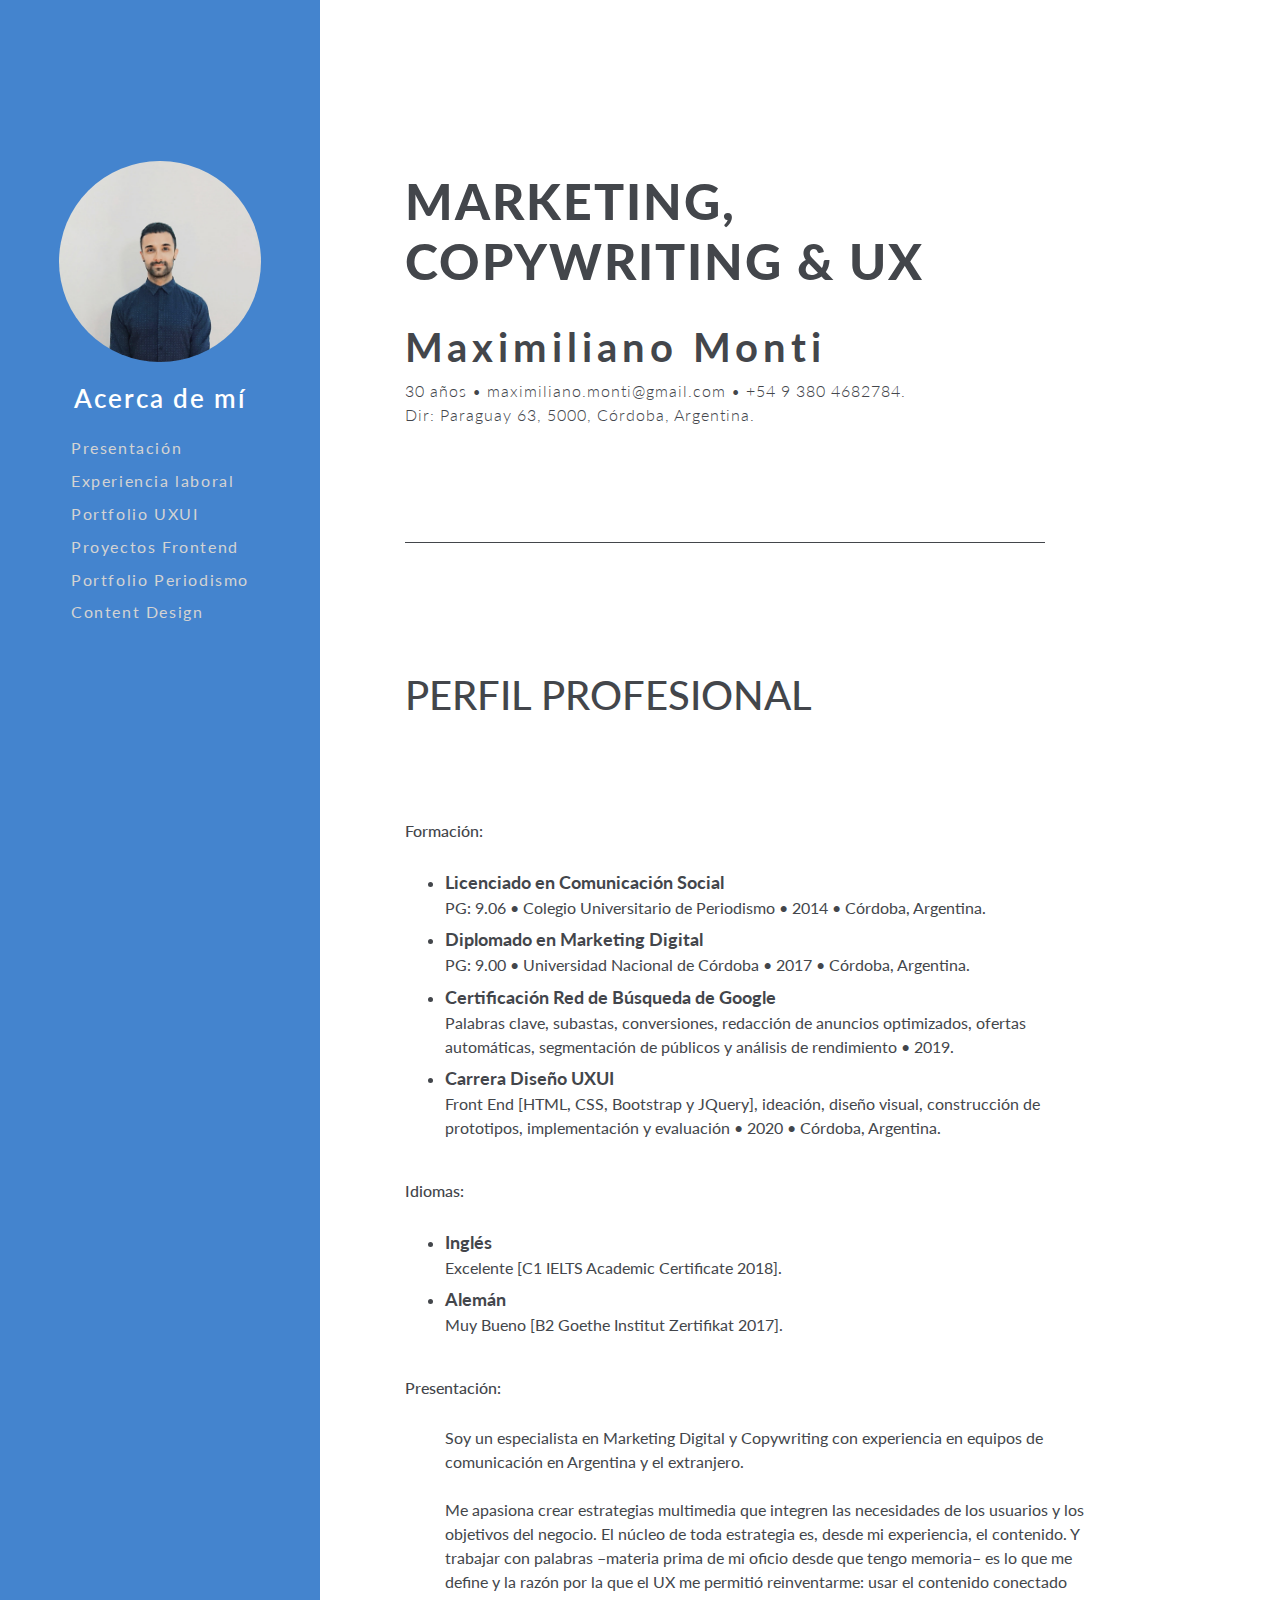
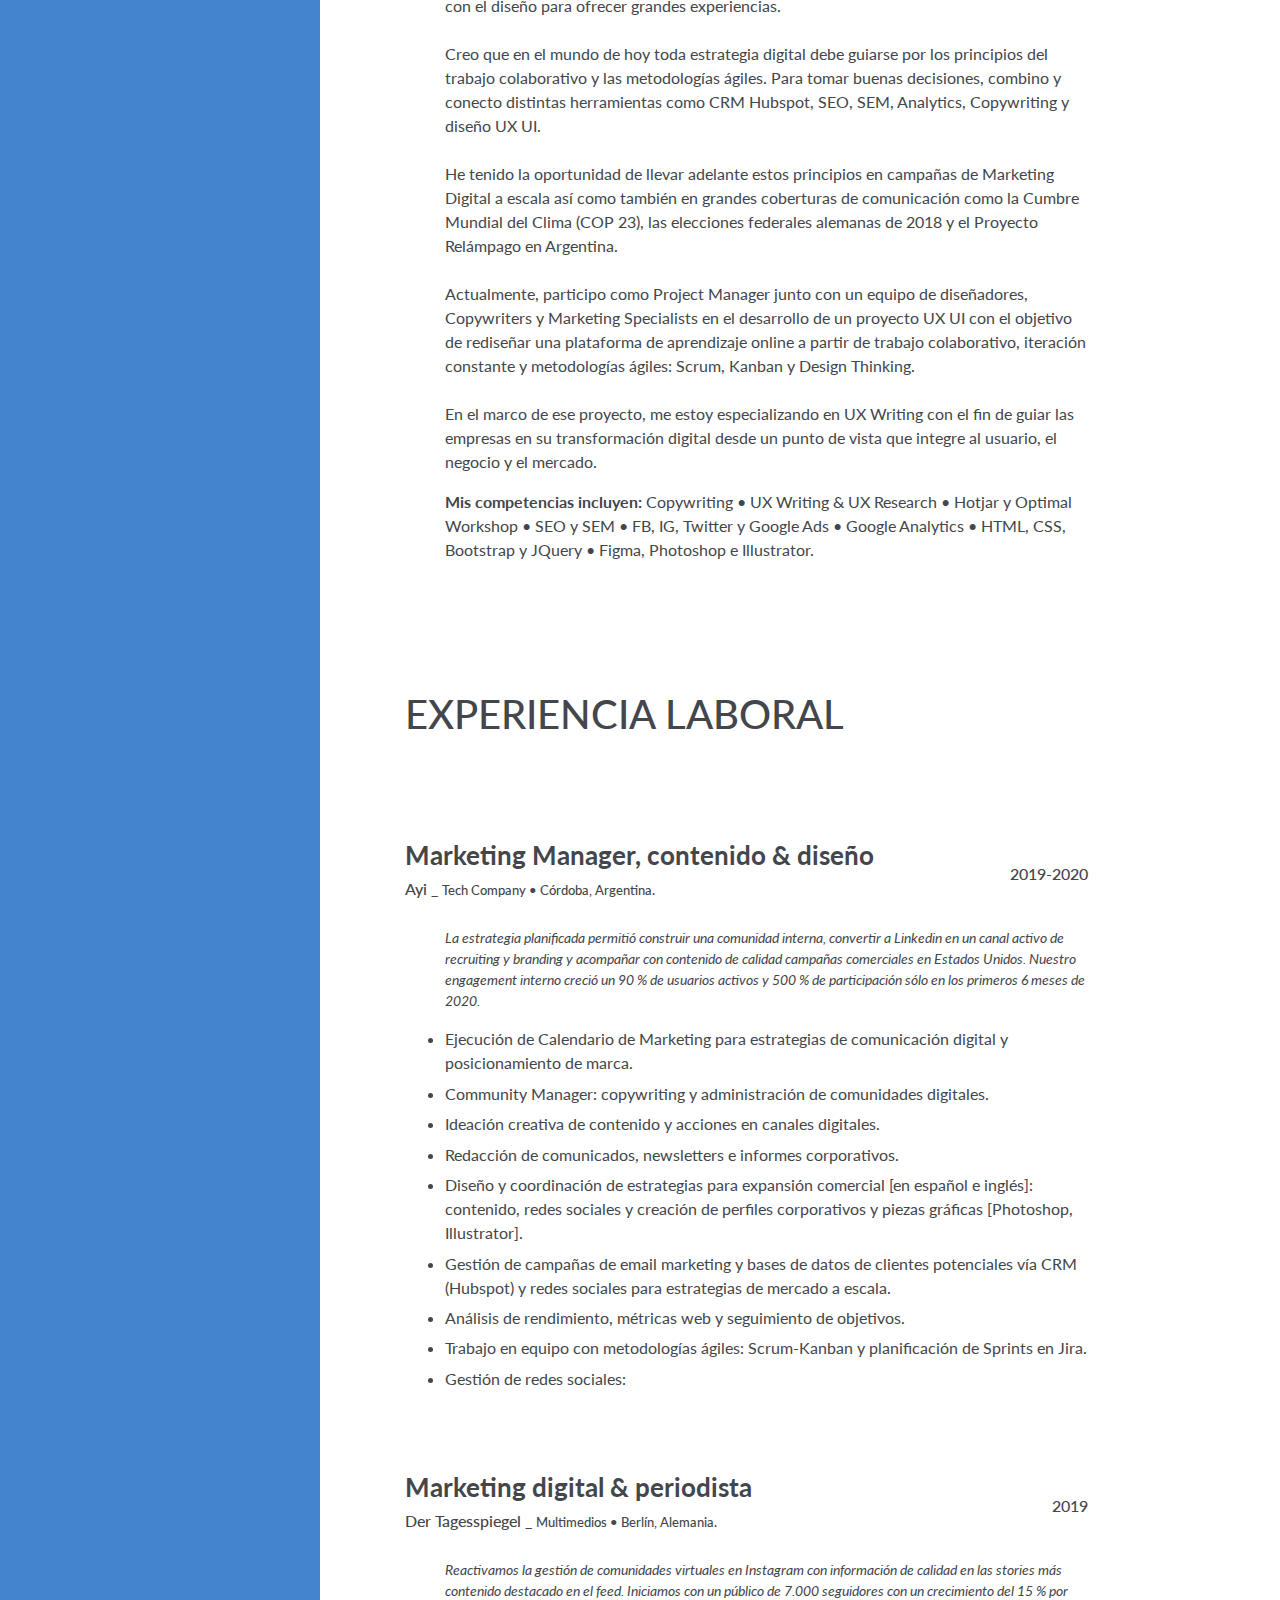
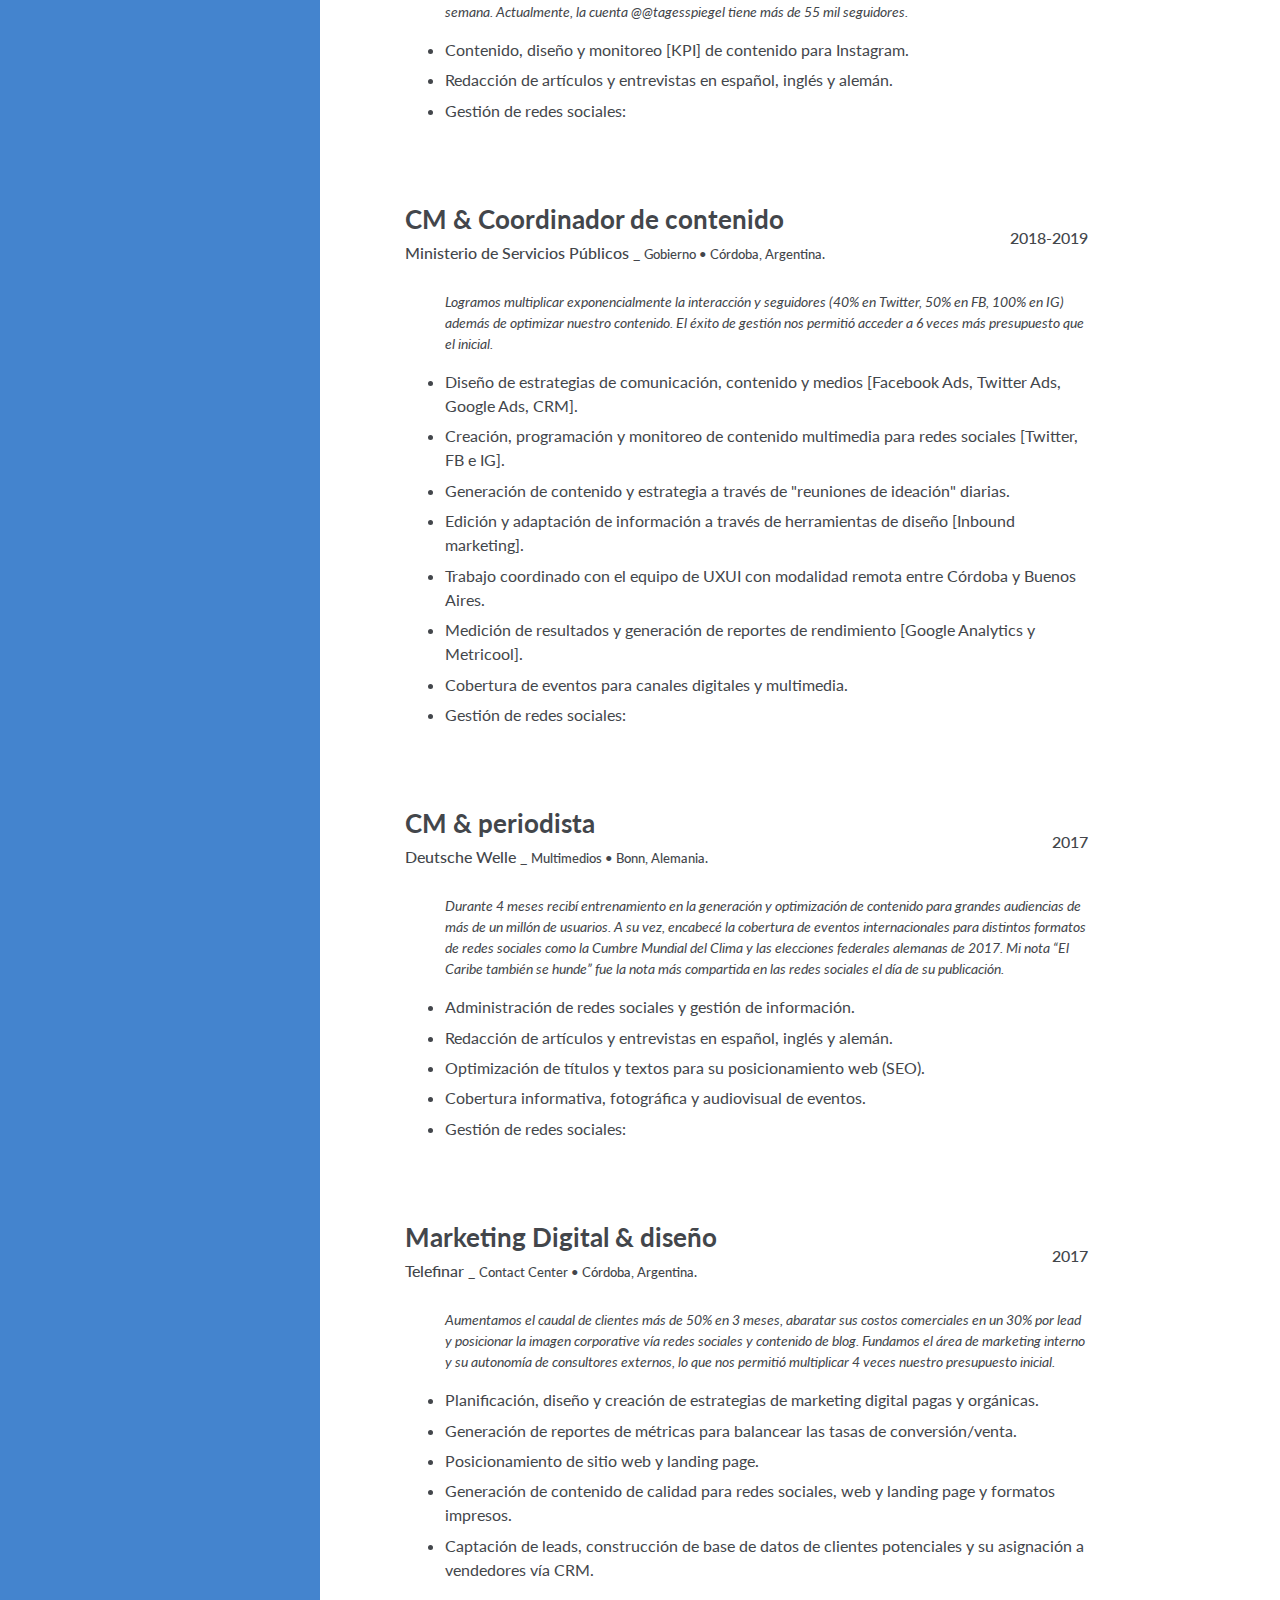
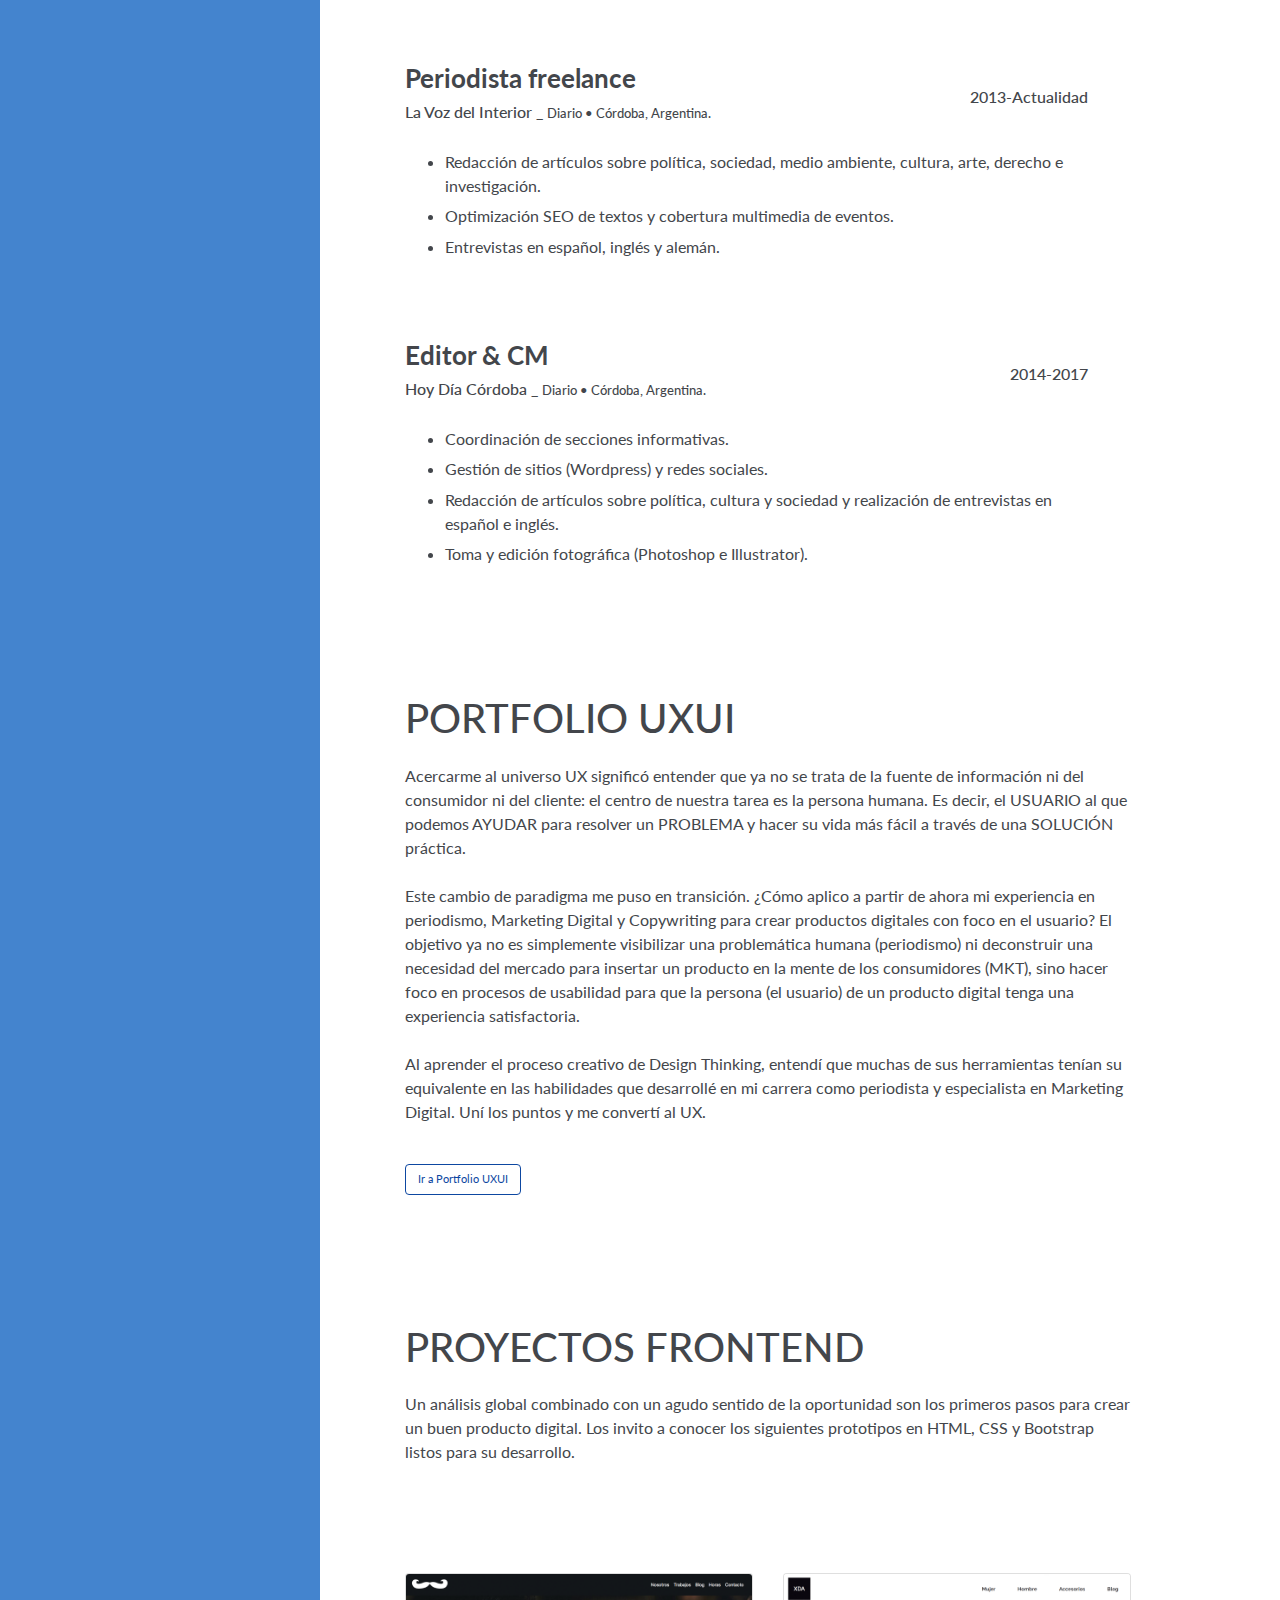
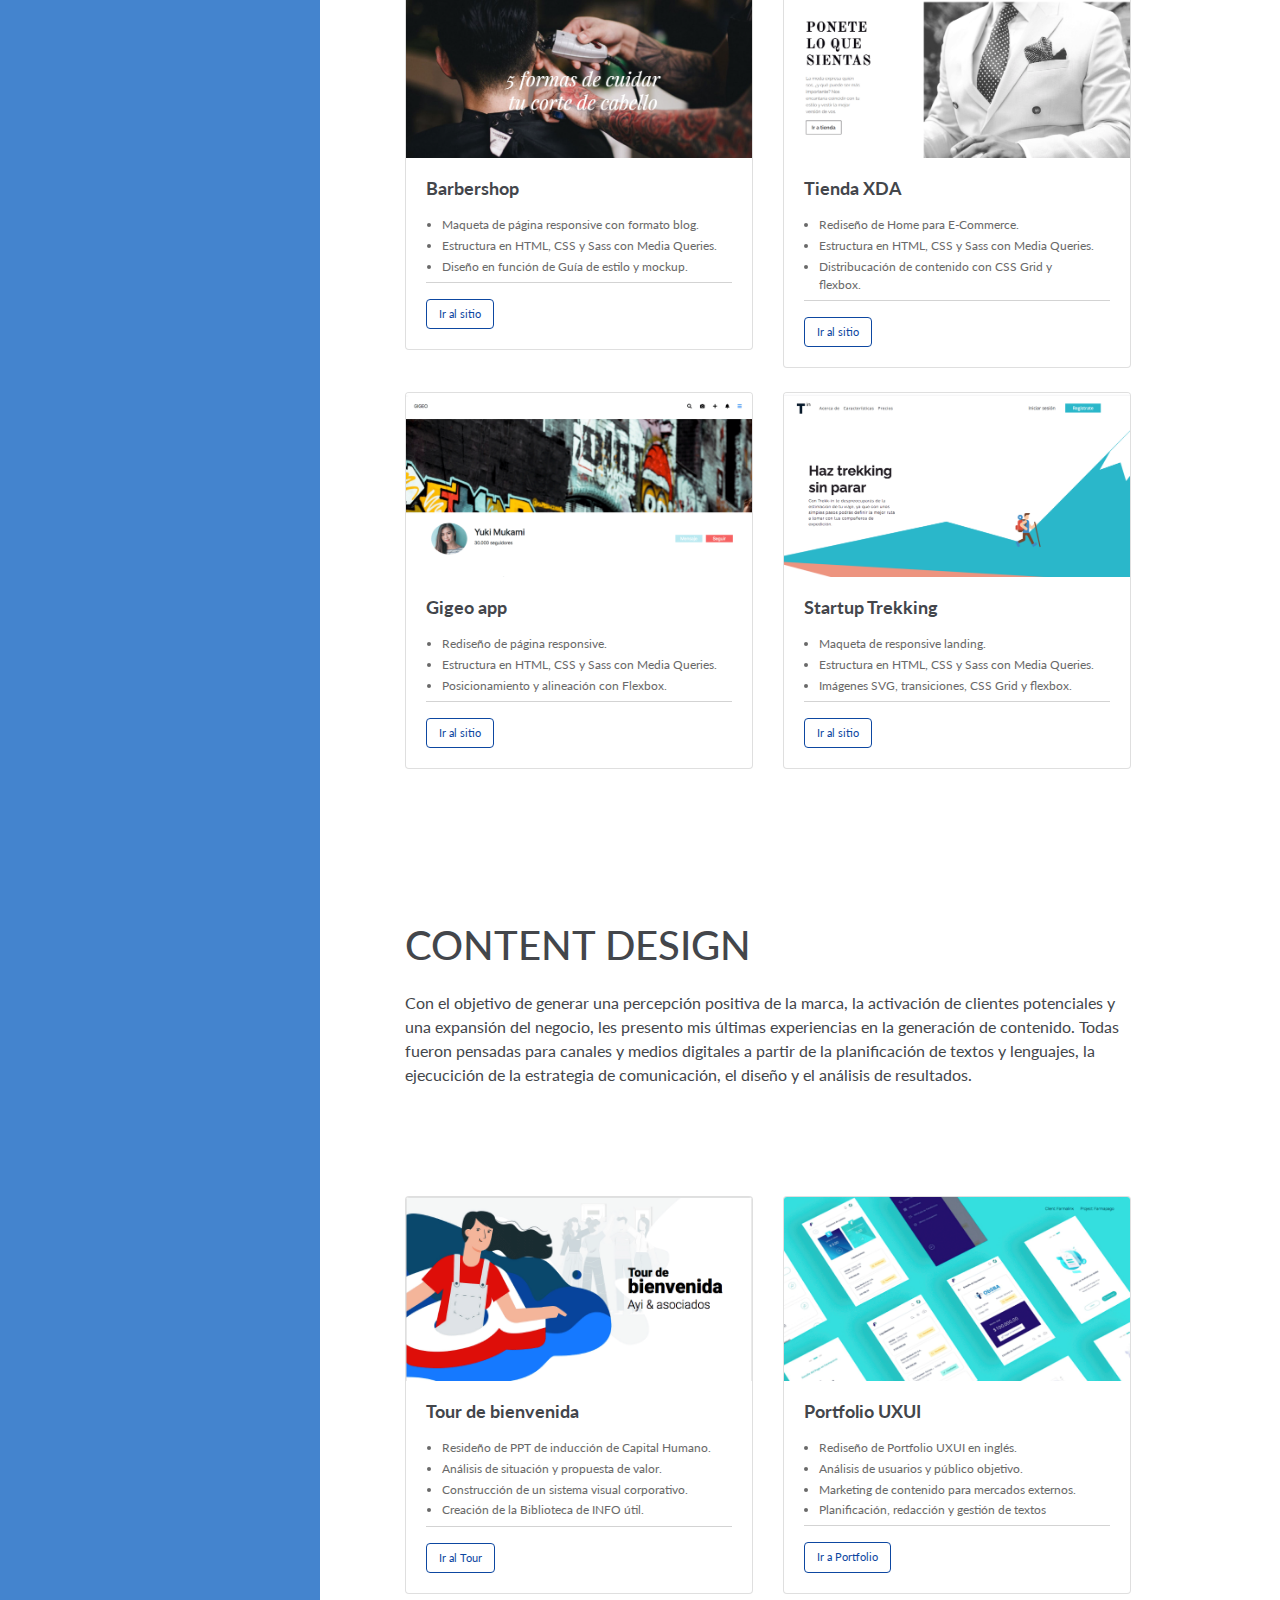
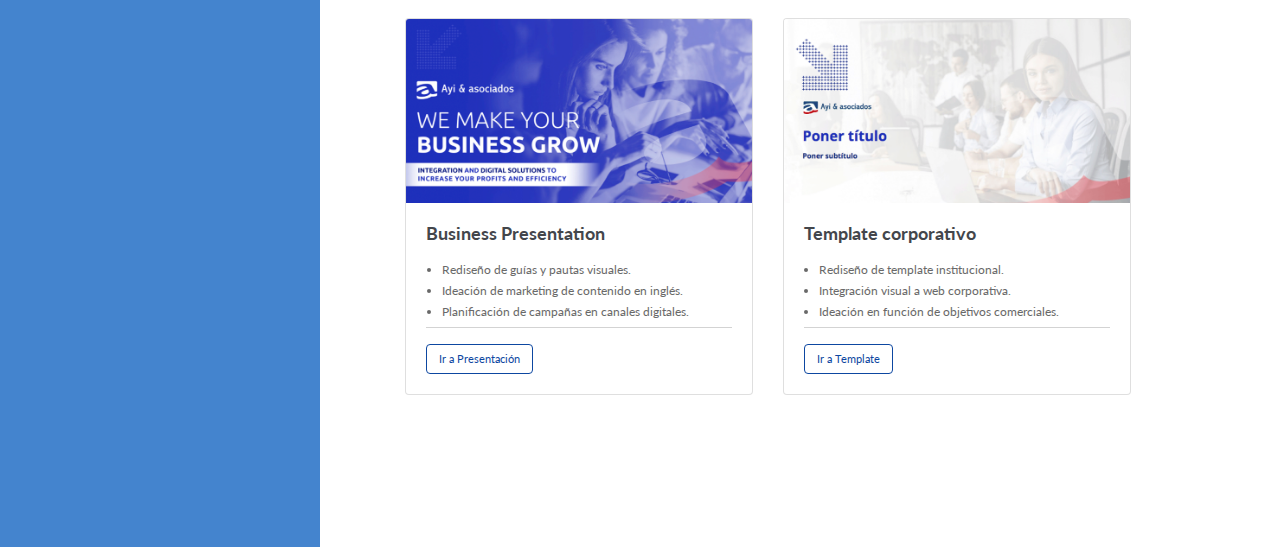
<file: index.html>
<!DOCTYPE html>
<html lang="en">

<head>

    <meta charset="UTF-8">
    <title>CV Maxi Monti</title>
    <meta name="viewport" content="width=device-width, initial-scale=1.0">
    <meta http-equiv="X-UA-Compatible" content="ie=edge">
    
    <link href="https://fonts.googleapis.com/css2?family=Lato:wght@300;400;700;900&display=swap" rel="stylesheet">
    <link rel="stylesheet" href="https://use.fontawesome.com/releases/v5.8.1/css/all.css" integrity="sha384-50oBUHEmvpQ+1lW4y57PTFmhCaXp0ML5d60M1M7uH2+nqUivzIebhndOJK28anvf" crossorigin="anonymous">
    <link href="assets/css/main.css" rel="stylesheet" type="text/css" />

</head>
<body>

  <main class="main">

  
    <!-- *** SECCIÓN IZQUIERDA !!! *** -->

      <nav class="navbar">
        <section class="navbar__box">
            <img class="navbar__img" src="assets/images/foto-perfil.jpg" alt="">
            <section class="navbar__brand">Acerca de mí</section>
          <section class="navbar__menu">
            <a class="navbar__item" href="#formacion">Presentación</a>
            <a class="navbar__item" href="#experiencia-profesional">Experiencia laboral</a>
            <a class="navbar__item" target="_blank" href="https://bit.ly/3ibpU0t">Portfolio UXUI</a>
            <a class="navbar__item" href="#proyectos-frontend">Proyectos Frontend</a>
            <a class="navbar__item" target="_blank" href="https://bit.ly/2PYdJYF">Portfolio Periodismo</a> 
            <a class="navbar__item" href="#proyectos-copywriting">Content Design</a>
          </section>  
        </section>
      </nav>


    <!-- *** Inicio de SECCIÓN DERECHA *** -->

    <section class="content">

      <header class="header">
        <img class="header__img" src="assets/images/foto-perfil.jpg" alt="">
        <h1 class="header__title">MARKETING, COPYWRITING & UX</h1>
        <h2 class="header__subtitle">Maximiliano Monti</h2>
        <p class="header__contact">
          30 años • maximiliano.monti@gmail.com • +54 9 380 4682784. 
          <br>
          Dir: Paraguay 63, 5000, Córdoba, Argentina. 
        </p>
        <p class="header__text"></p>
        <div class="header__links">
          <a class="header__links-icon" href="https://www.linkedin.com/in/maximilianomonti/" target="_blank"><i class="fab fa-linkedin fa-2x"></i></a>
          <a class="header__links-icon" href="https://twitter.com/maxi_monti" target="_blank"><i class="fab fa-twitter-square fa-2x"></i></a>
          <a class="header__links-icon" href="https://github.com/maxi-monti?tab=repositories" target="_blank"><i class="fab fa-github-square fa-2x"></i></a>
        </div>
      </header>
      
      <!-- ***   Ítem 1: PERFIL PROFESIONAL   *** -->

      <article class="experience">
        
          <h2 id="formacion" class="experience__title">PERFIL PROFESIONAL</h2>
        
        <div class="experience__info">
            <h2 class="experience__info-place">Formación:</h2>
        </div>
        <ul class="experience__info-description">
          <li><span style="font-weight: bold; font-size: large;">Licenciado en Comunicación Social</span> 
            <br>PG: 9.06 • Colegio Universitario de Periodismo • 2014 • Córdoba, Argentina.</li>
          <li><span style="font-weight: bold; font-size: large;">Diplomado en Marketing Digital</span>
            <br>PG: 9.00 • Universidad Nacional de Córdoba • 2017 • Córdoba, Argentina.</li>
          <li><span style="font-weight: bold; font-size: large;">Certificación Red de Búsqueda de Google</span> 
            <br>Palabras clave, subastas, conversiones, redacción de anuncios optimizados, ofertas automáticas, segmentación de públicos y análisis de rendimiento • 2019.</li>
          <li><span style="font-weight: bold; font-size: large;">Carrera Diseño UXUI</span> 
            <br>Front End [HTML, CSS, Bootstrap y JQuery], ideación, diseño visual, construcción de prototipos, implementación y evaluación •	2020 • Córdoba, Argentina.</li>
        </ul>  

        <div class="experience__info">
            <h2 class="experience__info-place">Idiomas:</h2>
        </div>
        <ul class="experience__info-description">
          <li><span style="font-weight: bold; font-size: large;">Inglés</span> 
            <br>Excelente [C1 IELTS Academic Certificate 2018].</li>
          <li><span style="font-weight: bold; font-size: large;">Alemán</span>
            <br>Muy Bueno [B2 Goethe Institut Zertifikat 2017].</li>
        </ul>  

        <div class="experience__info">
            <h2 class="experience__info-place">Presentación:</h2>
        </div>
        <ul class="experience__info-description">
          <p>
            Soy un especialista en Marketing Digital y Copywriting con experiencia en equipos de comunicación en Argentina y el extranjero.
            <br><br>
            Me apasiona crear estrategias multimedia que integren las necesidades de los usuarios y los objetivos del negocio. El núcleo de toda estrategia es, desde mi experiencia, el contenido. Y trabajar con palabras –materia prima de mi oficio desde que tengo memoria– es lo que me define y la razón por la que el UX me permitió reinventarme: usar el contenido conectado con el diseño para ofrecer grandes experiencias.
            <br><br>
            Creo que en el mundo de hoy toda estrategia digital debe guiarse por los principios del trabajo colaborativo y las metodologías ágiles. Para tomar buenas decisiones, combino y conecto distintas herramientas como CRM Hubspot, SEO, SEM, Analytics, Copywriting y diseño UX UI.
            <br><br>
            He tenido la oportunidad de llevar adelante estos principios en campañas de Marketing Digital a escala así como también en grandes coberturas de comunicación como la Cumbre Mundial del Clima (COP 23), las elecciones federales alemanas de 2018 y el Proyecto Relámpago en Argentina.
            <br><br>
            Actualmente, participo como Project Manager junto con un equipo de diseñadores, Copywriters y Marketing Specialists en el desarrollo de un proyecto UX UI con el objetivo de rediseñar una plataforma de aprendizaje online a partir de trabajo colaborativo, iteración constante y metodologías ágiles: Scrum, Kanban y Design Thinking.
            <br><br>
            En el marco de ese proyecto, me estoy especializando en UX Writing con el fin de guiar las empresas en su transformación digital desde un punto de vista que integre al usuario, el negocio y el mercado.
          </p>
          <p><span style="font-weight: bold; font-size: medium;">Mis competencias incluyen:</span>
            Copywriting • UX Writing & UX Research • Hotjar y Optimal Workshop • SEO y SEM • FB, IG, Twitter y Google Ads • Google Analytics • HTML, CSS, Bootstrap y JQuery • Figma, Photoshop e Illustrator.</p>
        </ul>  

      </article>


      <!-- ***   Ítem 2: EXPERIENCIA LABORAL   *** -->

      <article class="experience">

          <h2 id="experiencia-profesional" class="experience__title">EXPERIENCIA LABORAL</h2>
        <div class="experience__info">
          <div class="experience__info-work">
            <h1 class="experience__info-role">Marketing Manager, contenido & diseño</h1>
            <h2 class="experience__info-place">Ayi _ <span style="font-size: small;">Tech Company • Córdoba, Argentina.</span></h2>
          </div>
          <h3 class="experience__info-date">2019-2020</h3>
        </div>
        <ul class="experience__info-description"> 
          <p class="experience__info-p">
            La estrategia planificada permitió construir una comunidad interna, convertir a Linkedin en un canal activo de recruiting y branding y acompañar con contenido de calidad campañas comerciales en Estados Unidos. Nuestro engagement interno creció un 90 % de usuarios activos y 500 % de participación sólo en los primeros 6 meses de 2020.
          </p>
          <li>Ejecución de Calendario de Marketing para estrategias de comunicación digital y posicionamiento de marca.</li>
          <li>Community Manager: copywriting y administración de comunidades digitales.</li>
          <li>Ideación creativa de contenido y acciones en canales digitales.</li>
          <li>Redacción de comunicados, newsletters e informes corporativos.</li>
          <li>Diseño y coordinación de estrategias para expansión comercial [en español e inglés]: contenido, redes sociales y creación de perfiles corporativos y piezas gráficas [Photoshop, Illustrator].</li>
          <li>Gestión de campañas de email marketing y bases de datos de clientes potenciales vía CRM (Hubspot) y redes sociales para estrategias de mercado a escala.</li>
          <li>Análisis de rendimiento, métricas web y seguimiento de objetivos.</li>
          <li>Trabajo en equipo con metodologías ágiles: Scrum-Kanban y planificación de Sprints en Jira.</li>
          <li>Gestión de redes sociales: &nbsp;&nbsp;            
            <a class="experience__info-link experience__info-linkedin" href="https://www.linkedin.com/company/ayi-&-asociados" target="_blank"><i class="fab fa-linkedin fa-2x"></i></a>
          </li>
        </ul>  

        <br>

        <div class="experience__info">
          <div class="experience__info-work">
            <h1 class="experience__info-role">Marketing digital & periodista</h1>
            <h2 class="experience__info-place">Der Tagesspiegel _ <span style="font-size: small;">Multimedios • Berlín, Alemania.</span></h2>
          </div>
          <h3 class="experience__info-date">2019</h3>
        </div>
        <ul class="experience__info-description">
          <p class="experience__info-p">
            Reactivamos la gestión de comunidades virtuales en Instagram con información de calidad en las stories más contenido destacado en el feed. Iniciamos con un público de 7.000 seguidores con un crecimiento del 15 % por semana. Actualmente, la cuenta @@tagesspiegel tiene más de 55 mil seguidores.
          </p>
          <li>Contenido, diseño y monitoreo [KPI] de contenido para Instagram.</li>
          <li>Redacción de artículos y entrevistas en español, inglés y alemán.</li>
          <li>Gestión de redes sociales: &nbsp;&nbsp;
            <a class="experience__info-link experience__info-ig" href="https://www.instagram.com/tagesspiegel/?hl=es-la" target="_blank"><i class="fab fa-instagram fa-2x"></i></a>
          </li>
        </ul>  

        <br>

        <div class="experience__info">
          <div class="experience__info-work">
            <h1 class="experience__info-role">CM & Coordinador de contenido</h1>
            <h2 class="experience__info-place">Ministerio de Servicios Públicos _ <span style="font-size: small;">Gobierno • Córdoba, Argentina.</span></h2>
          </div>
          <h3 class="experience__info-date">2018-2019</h3>
        </div>
        <ul class="experience__info-description">
          <p class="experience__info-p">
            Logramos multiplicar exponencialmente la interacción y seguidores (40% en Twitter, 50% en FB, 100% en IG) además de optimizar nuestro contenido. El éxito de gestión nos permitió acceder a 6 veces más presupuesto que el inicial. 
          </p>
          <li>Diseño de estrategias de comunicación, contenido y medios [Facebook Ads, Twitter Ads, Google Ads, CRM].</li>
          <li>Creación, programación y monitoreo de contenido multimedia para redes sociales [Twitter, FB e IG].</li>
          <li>Generación de contenido y estrategia a través de "reuniones de ideación" diarias.</li>
          <li>Edición y adaptación de información a través de herramientas de diseño [Inbound marketing].</li>
          <li>Trabajo coordinado con el equipo de UXUI con modalidad remota entre Córdoba y Buenos Aires.</li>
          <li>Medición de resultados y generación de reportes de rendimiento [Google Analytics y Metricool].</li>
          <li>Cobertura de eventos para canales digitales y multimedia.</li>
          <li>Gestión de redes sociales: &nbsp;&nbsp;
            <a class="experience__info-link experience__info-ig" href="https://www.instagram.com/minspcba/?hl=es-la" target="_blank"><i class="fab fa-instagram fa-2x"></i></a>
            &nbsp;
            <a class="experience__info-link experience__info-twitter" href="https://twitter.com/maxi_monti" target="_blank"><i class="fab fa-twitter-square fa-2x"></i></a>
            &nbsp;
            <a class="experience__info-link experience__info-fb" href="https://www.facebook.com/MinSPcba/" target="_blank"><i class="fab fa-facebook-square fa-2x"></i></a>
          </li>
        </ul>  

        <br>

        <div class="experience__info">
          <div class="experience__info-work">
            <h1 class="experience__info-role">CM & periodista</h1>
            <h2 class="experience__info-place">Deutsche Welle _ <span style="font-size: small;">Multimedios • Bonn, Alemania.</span></h2>
          </div>
          <h3 class="experience__info-date">2017</h3>
        </div>
        <ul class="experience__info-description">
          <p class="experience__info-p">
            Durante 4 meses recibí entrenamiento en la generación y optimización de contenido para grandes audiencias de más de un millón de usuarios. A su vez, encabecé la cobertura de eventos internacionales para distintos formatos de redes sociales como la Cumbre Mundial del Clima y las elecciones federales alemanas de 2017. Mi nota “El Caribe también se hunde” fue la nota más compartida en las redes sociales el día de su publicación. 
          </p>
          <li>Administración de redes sociales y gestión de información.</li>
          <li>Redacción de artículos y entrevistas en español, inglés y alemán.</li>
          <li>Optimización de títulos y textos para su posicionamiento web (SEO).</li>
          <li>Cobertura informativa, fotográfica y audiovisual de eventos.</li>
          <li>Gestión de redes sociales: &nbsp;&nbsp;
            <a class="experience__info-link experience__info-ig" href="https://www.instagram.com/dw_espanol/?hl=es-la" target="_blank"><i class="fab fa-instagram fa-2x"></i></a>
            &nbsp;
            <a class="experience__info-link experience__info-twitter" href="https://twitter.com/dw_espanol" target="_blank"><i class="fab fa-twitter-square fa-2x"></i></a>
            &nbsp;
            <a class="experience__info-link experience__info-fb" href="https://www.facebook.com/dw.espanol/" target="_blank"><i class="fab fa-facebook-square fa-2x"></i></a>
          </li>
        </ul>  

        <br>

        <div class="experience__info">
          <div class="experience__info-work">
            <h1 class="experience__info-role">Marketing Digital & diseño</h1>
            <h2 class="experience__info-place">Telefinar _ <span style="font-size: small;">Contact Center • Córdoba, Argentina.</span></h2>
          </div>
          <h3 class="experience__info-date">2017</h3>
        </div>
        <ul class="experience__info-description">
          <p class="experience__info-p">
            Aumentamos el caudal de clientes más de 50% en 3 meses, abaratar sus costos comerciales en un 30% por lead y posicionar la imagen corporative vía redes sociales y contenido de blog. Fundamos el área de marketing interno y su autonomía de consultores externos, lo que nos permitió multiplicar 4 veces nuestro presupuesto inicial. 
          </p>
          <li>Planificación, diseño y creación de estrategias de marketing digital pagas y orgánicas.</li>
          <li>Generación de reportes de métricas para balancear las tasas de conversión/venta.</li>
          <li>Posicionamiento de sitio web y landing page.</li>
          <li>Generación de contenido de calidad para redes sociales, web y landing page y formatos impresos.</li>
          <li>Captación de leads, construcción de base de datos de clientes potenciales y su asignación a vendedores vía CRM.</li>
        </ul>  

        <br>

        <div class="experience__info">
          <div class="experience__info-work">
            <h1 class="experience__info-role">Periodista freelance</h1>
            <h2 class="experience__info-place">La Voz del Interior _ <span style="font-size: small;">Diario • Córdoba, Argentina.</span></h2>
          </div>
          <h3 class="experience__info-date">2013-Actualidad</h3>
        </div>
        <ul class="experience__info-description">
          <li>Redacción de artículos sobre política, sociedad, medio ambiente, cultura, arte, derecho e investigación.</li>
          <li>Optimización SEO de textos y cobertura multimedia de eventos.</li>
          <li>Entrevistas en español, inglés y alemán.</li>
        </ul>  

        <br>

        <div class="experience__info">
          <div class="experience__info-work">
            <h1 class="experience__info-role">Editor & CM</h1>
            <h2 class="experience__info-place">Hoy Día Córdoba _ <span style="font-size: small;">Diario • Córdoba, Argentina.</span></h2>
          </div>
          <h3 class="experience__info-date">2014-2017</h3>
        </div>
        <ul class="experience__info-description">
          <li>Coordinación de secciones informativas.</li>
          <li>Gestión de sitios (Wordpress) y redes sociales.</li>
          <li>Redacción de artículos sobre política, cultura y sociedad y realización de entrevistas en español e inglés.</li>
          <li>Toma y edición fotográfica (Photoshop e Illustrator).</li>
        </ul>  

      </article>

      <!-- ***   Ítem 3: PORTFOLIO UXUI   *** -->

    <section class="card-grid">

        <div class="projects">
        <h2 id="portfolio-uxui" class="projects__title">PORTFOLIO UXUI</h2>
        <p class="projects__text">
          Acercarme al universo UX significó entender que ya no se trata de la fuente de información ni del consumidor ni del cliente: el centro de nuestra tarea es la persona humana. Es decir, el USUARIO al que podemos AYUDAR para resolver un PROBLEMA y hacer su vida más fácil a través de una SOLUCIÓN práctica. 
          <br><br>
          Este cambio de paradigma me puso en transición. ¿Cómo aplico a partir de ahora mi experiencia en periodismo, Marketing Digital y Copywriting para crear productos digitales con foco en el usuario? El objetivo ya no es simplemente visibilizar una problemática humana (periodismo) ni deconstruir una necesidad del mercado para insertar un producto en la mente de los consumidores (MKT), sino hacer foco en procesos de usabilidad para que la persona (el usuario) de un producto digital tenga una experiencia satisfactoria.
          <br><br>
          Al aprender el proceso creativo de Design Thinking, entendí que muchas de sus herramientas tenían su equivalente en las habilidades que desarrollé en mi carrera como periodista y especialista en Marketing Digital. Uní los puntos y me convertí al UX.
        </p>
        <br>
        <a href="https://bit.ly/3ibpU0t" type="button" class="btn" target="_blank" style="font-size: 11px; color: #0d47a1; border: 1px solid #0d47a1;">Ir a Portfolio UXUI</a>
      </div>

    </section>


      <!-- ***   Ítem 4: PROYECTOS FRONTEND   *** -->

    <section class="card-grid">

      <div class="projects">
        <h2 id="proyectos-frontend" class="projects__title">PROYECTOS FRONTEND</h2>
        <p class="projects__text">
          Un análisis global combinado con un agudo sentido de la oportunidad son los primeros pasos para crear un buen producto digital. Los invito a conocer los siguientes prototipos en HTML, CSS y Bootstrap listos para su desarrollo.
        </p>
      </div>

      <div class="row row-cols-1 row-cols-md-2">
        <div class="col mb-4">
          <div class="card">
            <img src="assets/images/barbershop.png" class="card-img-top" alt="...">
            <div class="card-body">
              <h5 class="card-grid__subtitle">Barbershop</h5>
              <ul class="card-grid__text">
                <li>Maqueta de página responsive con formato blog.</li>
                <li>Estructura en HTML, CSS y Sass con Media Queries.</li>
                <li>Diseño en función de Guía de estilo y mockup.</li>
              </ul>
              <a href="https://maxi-monti.github.io/desafio-barbershop/" type="button" class="btn" target="_blank" style="font-size: 11px; color: #0d47a1; border: 1px solid #0d47a1;">Ir al sitio</a>
            </div>
          </div>
        </div>
        <div class="col mb-4">
          <div class="card">
            <img src="assets/images/tienda-xda.png" class="card-img-top" alt="...">
            <div class="card-body">
              <h5 class="card-grid__subtitle">Tienda XDA</h5>
              <ul class="card-grid__text">
                <li>Rediseño de Home para E-Commerce.</li>
                <li>Estructura en HTML, CSS y Sass con Media Queries.</li>
                <li>Distribucación de contenido con CSS Grid y flexbox.</li>
              </ul>
              <a href="http://maxi-monti.github.io/desafio-xda/main.html" type="button" class="btn" target="_blank" style="font-size: 11px; color: #0d47a1; border: 1px solid #0d47a1;">Ir al sitio</a>
            </div>
          </div>
        </div>
        <div class="col mb-4">
          <div class="card">
            <img src="assets/images/gigeoapp.png" class="card-img-top" alt="...">
            <div class="card-body">
              <h5 class="card-grid__subtitle">Gigeo app</h5>
              <ul class="card-grid__text">
                <li>Rediseño de página responsive.</li>
                <li>Estructura en HTML, CSS y Sass con Media Queries.</li>
                <li>Posicionamiento y alineación con Flexbox.</li>
              </ul>
              <a href="https://maxi-monti.github.io/desafio-gigeoapp/main.html" type="button" class="btn" target="_blank" style="font-size: 11px; color: #0d47a1; border: 1px solid #0d47a1;">Ir al sitio</a>
            </div>
          </div>
        </div>
        <div class="col mb-4">
          <div class="card">
            <img src="assets/images/trekking.png" class="card-img-top" alt="...">
            <div class="card-body">
              <h5 class="card-grid__subtitle">Startup Trekking</h5>
              <ul class="card-grid__text">
                <li>Maqueta de responsive landing.</li>
                <li>Estructura en HTML, CSS y Sass con Media Queries.</li>
                <li>Imágenes SVG, transiciones, CSS Grid y flexbox.</li>
              </ul>
              <a href="https://maxi-monti.github.io/prueba-startup-trekking/main.html" type="button" class="btn" target="_blank" style="font-size: 11px; color: #0d47a1; border: 1px solid #0d47a1;">Ir al sitio</a>
            </div>
          </div>
        </div>
      </div>

    </section>


        <!-- *** Sección Content Design *** -->


    <section class="card-grid">

      <div class="projects">
        <h2 id="proyectos-copywriting" class="projects__title">CONTENT DESIGN</h2>
        <p class="projects__text">
          Con el objetivo de generar una percepción positiva de la marca, la activación de clientes potenciales y una expansión del negocio, les presento mis últimas experiencias en la generación de contenido. Todas fueron pensadas para canales y medios digitales a partir de la planificación de textos y lenguajes, la ejecucición de la estrategia de comunicación, el diseño y el análisis de resultados.
        </p>
      </div>

      <div class="row row-cols-1 row-cols-md-2">
        <div class="col mb-4">
          <div class="card">
            <img src="assets/images/tour-de-bienvenida.png" class="card-img-top" alt="...">
            <div class="card-body">
              <h5 class="card-grid__subtitle">Tour de bienvenida</h5>
              <ul class="card-grid__text">
                <li>Resideño de PPT de inducción de Capital Humano.</li>
                <li>Análisis de situación y propuesta de valor.</li>
                <li>Construcción de un sistema visual corporativo.</li>
                <li>Creación de la Biblioteca de INFO útil.</li>
              </ul>
              <a href="https://bit.ly/2Xybpfe" type="button" class="btn" target="_blank" style="font-size: 11px; color: #0d47a1; border: 1px solid #0d47a1;">Ir al Tour</a>
            </div>
          </div>
        </div>
        <div class="col mb-4">
          <div class="card">
            <img src="assets/images/portfolio-uxui.png" class="card-img-top" alt="...">
            <div class="card-body">
              <h5 class="card-grid__subtitle">Portfolio UXUI</h5>
              <ul class="card-grid__text">
                <li>Rediseño de Portfolio UXUI en inglés.</li>
                <li>Análisis de usuarios y público objetivo.</li>
                <li>Marketing de contenido para mercados externos.</li>
                <li>Planificación, redacción y gestión de textos</li>
              </ul>
              <a href="https://bit.ly/3ikV45u" type="button" class="btn" target="_blank" style="font-size: 11px; color: #0d47a1; border: 1px solid #0d47a1;">Ir a Portfolio</a>
            </div>
          </div>
        </div>
        <div class="col mb-4">
          <div class="card">
            <img src="assets/images/business-presentation.png" class="card-img-top" alt="...">
            <div class="card-body">
              <h5 class="card-grid__subtitle">Business Presentation</h5>
              <ul class="card-grid__text">
                <li>Rediseño de guías y pautas visuales.</li>
                <li>Ideación de marketing de contenido en inglés.</li>
                <li>Planificación de campañas en canales digitales.</li>
              </ul>
              <a href="https://bit.ly/3fxizq8" type="button" class="btn" target="_blank" style="font-size: 11px; color: #0d47a1; border: 1px solid #0d47a1;">Ir a Presentación</a>
            </div>
          </div>
        </div>
        <div class="col mb-4">
          <div class="card">
            <img src="assets/images/template-corporativo.png" class="card-img-top" alt="...">
            <div class="card-body">
              <h5 class="card-grid__subtitle">Template corporativo</h5>
              <ul class="card-grid__text">
                <li>Rediseño de template institucional.</li>
                <li>Integración visual a web corporativa.</li>
                <li>Ideación en función de objetivos comerciales.</li>
              </ul>
              <a href="https://bit.ly/2PyuLfF" type="button" class="btn" target="_blank" style="font-size: 11px; color: #0d47a1; border: 1px solid #0d47a1;">Ir a Template</a>
            </div>
          </div>
        </div>
      </div>

    </section>


        <!-- *** Fin de SECCIÓN DERECHA *** -->

    </section>

  </main>

</body>
</html>
</file>
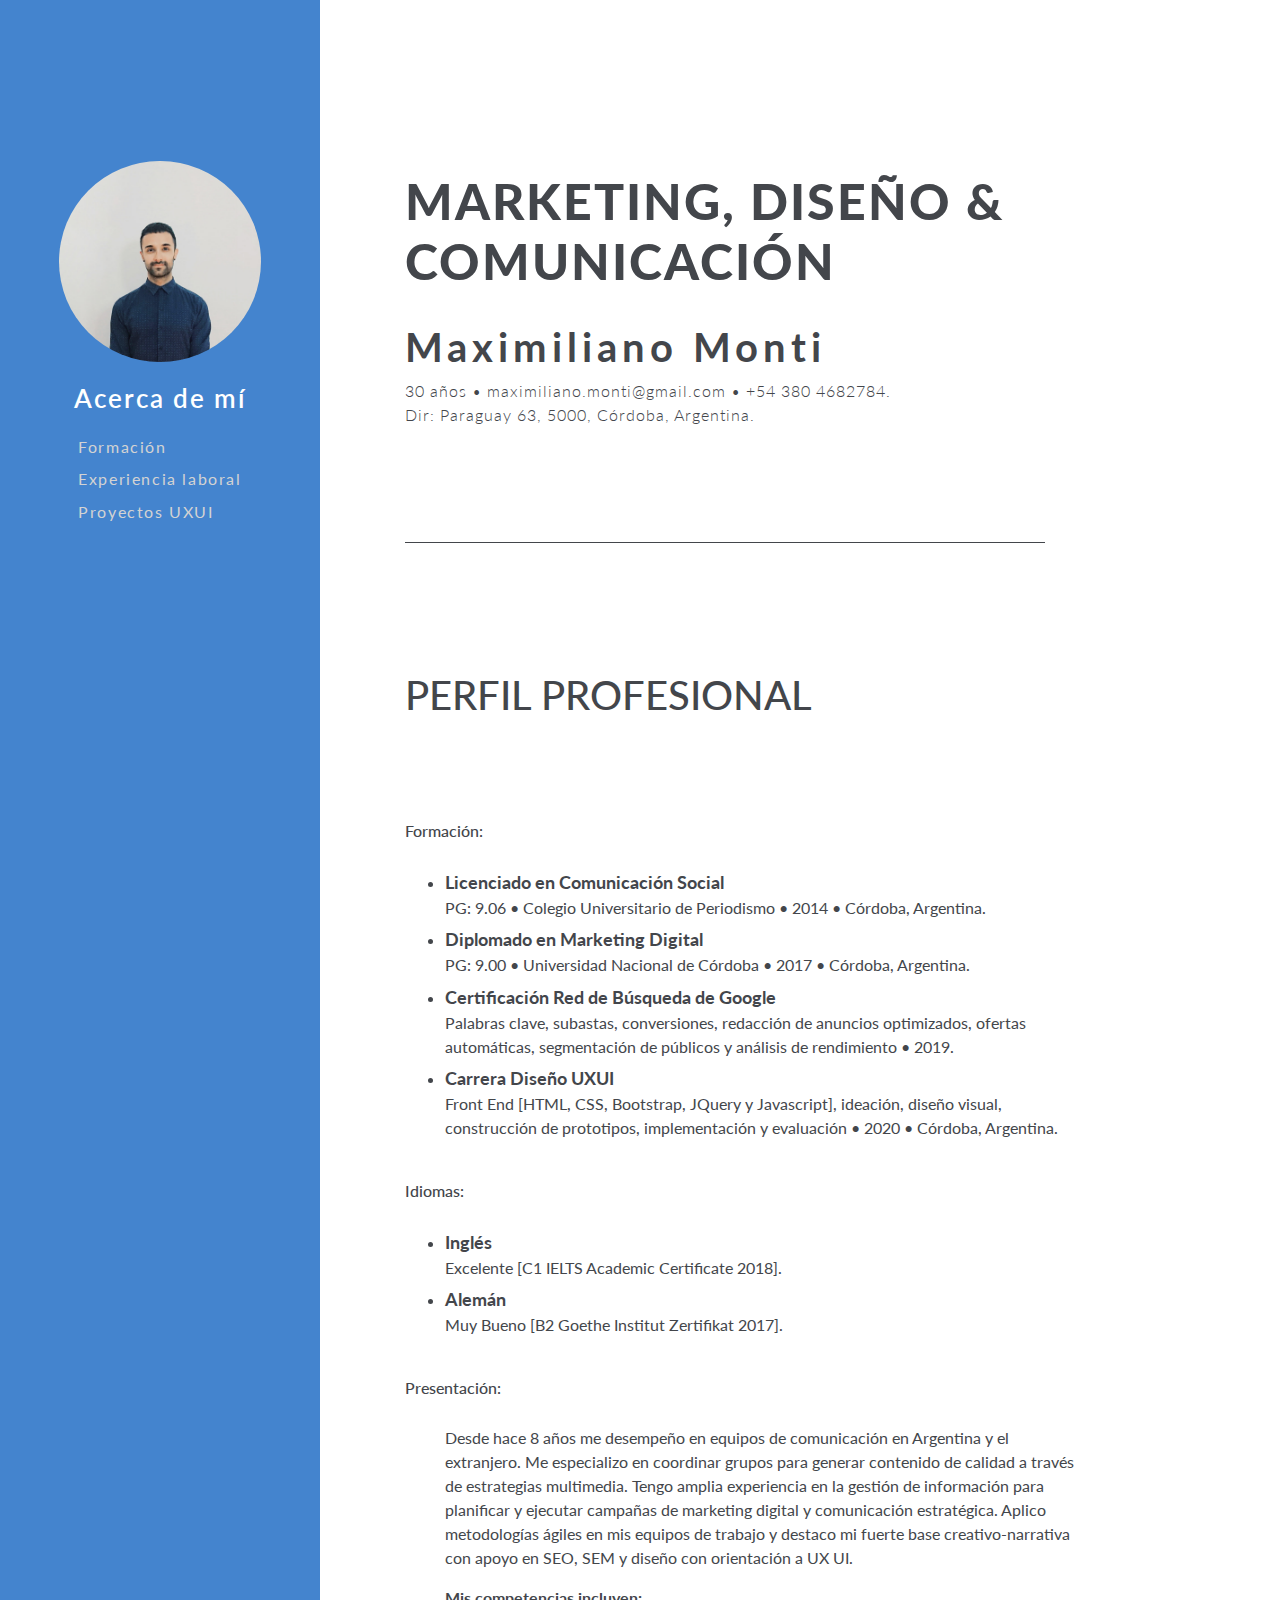
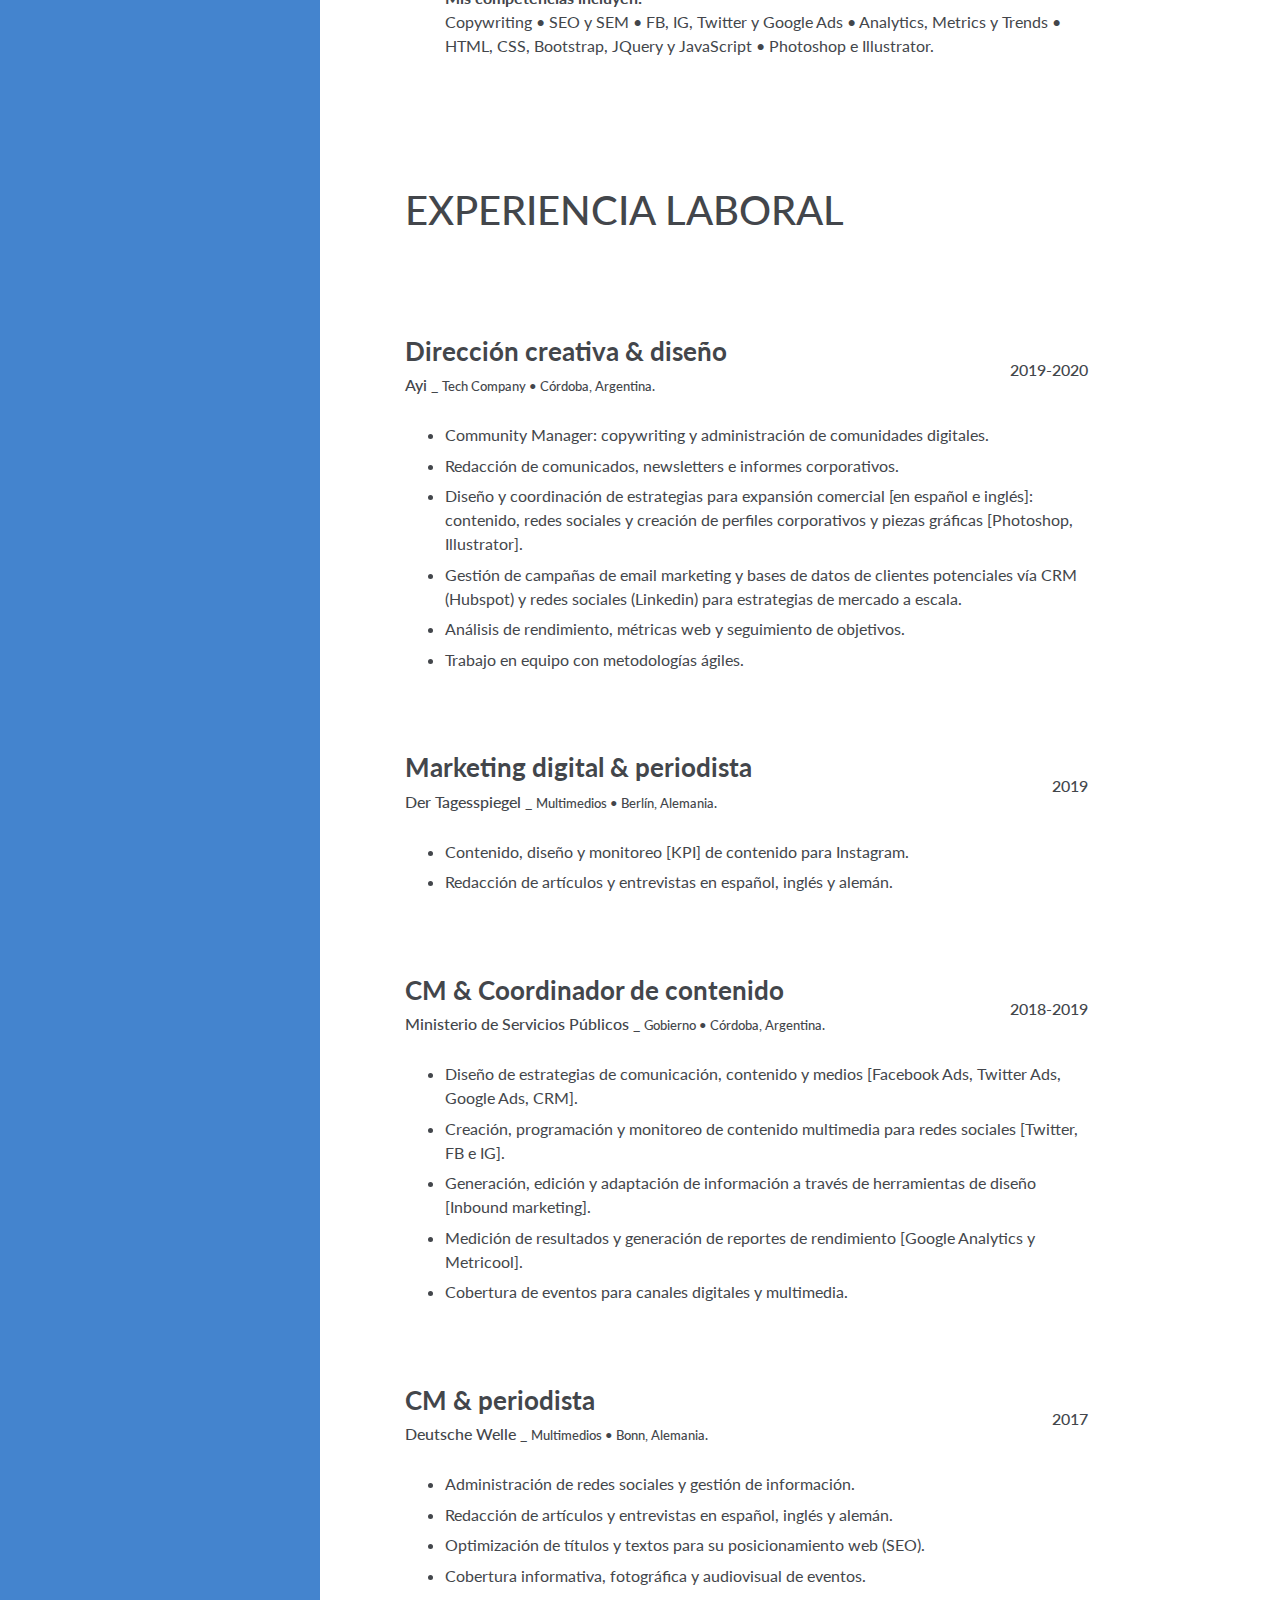
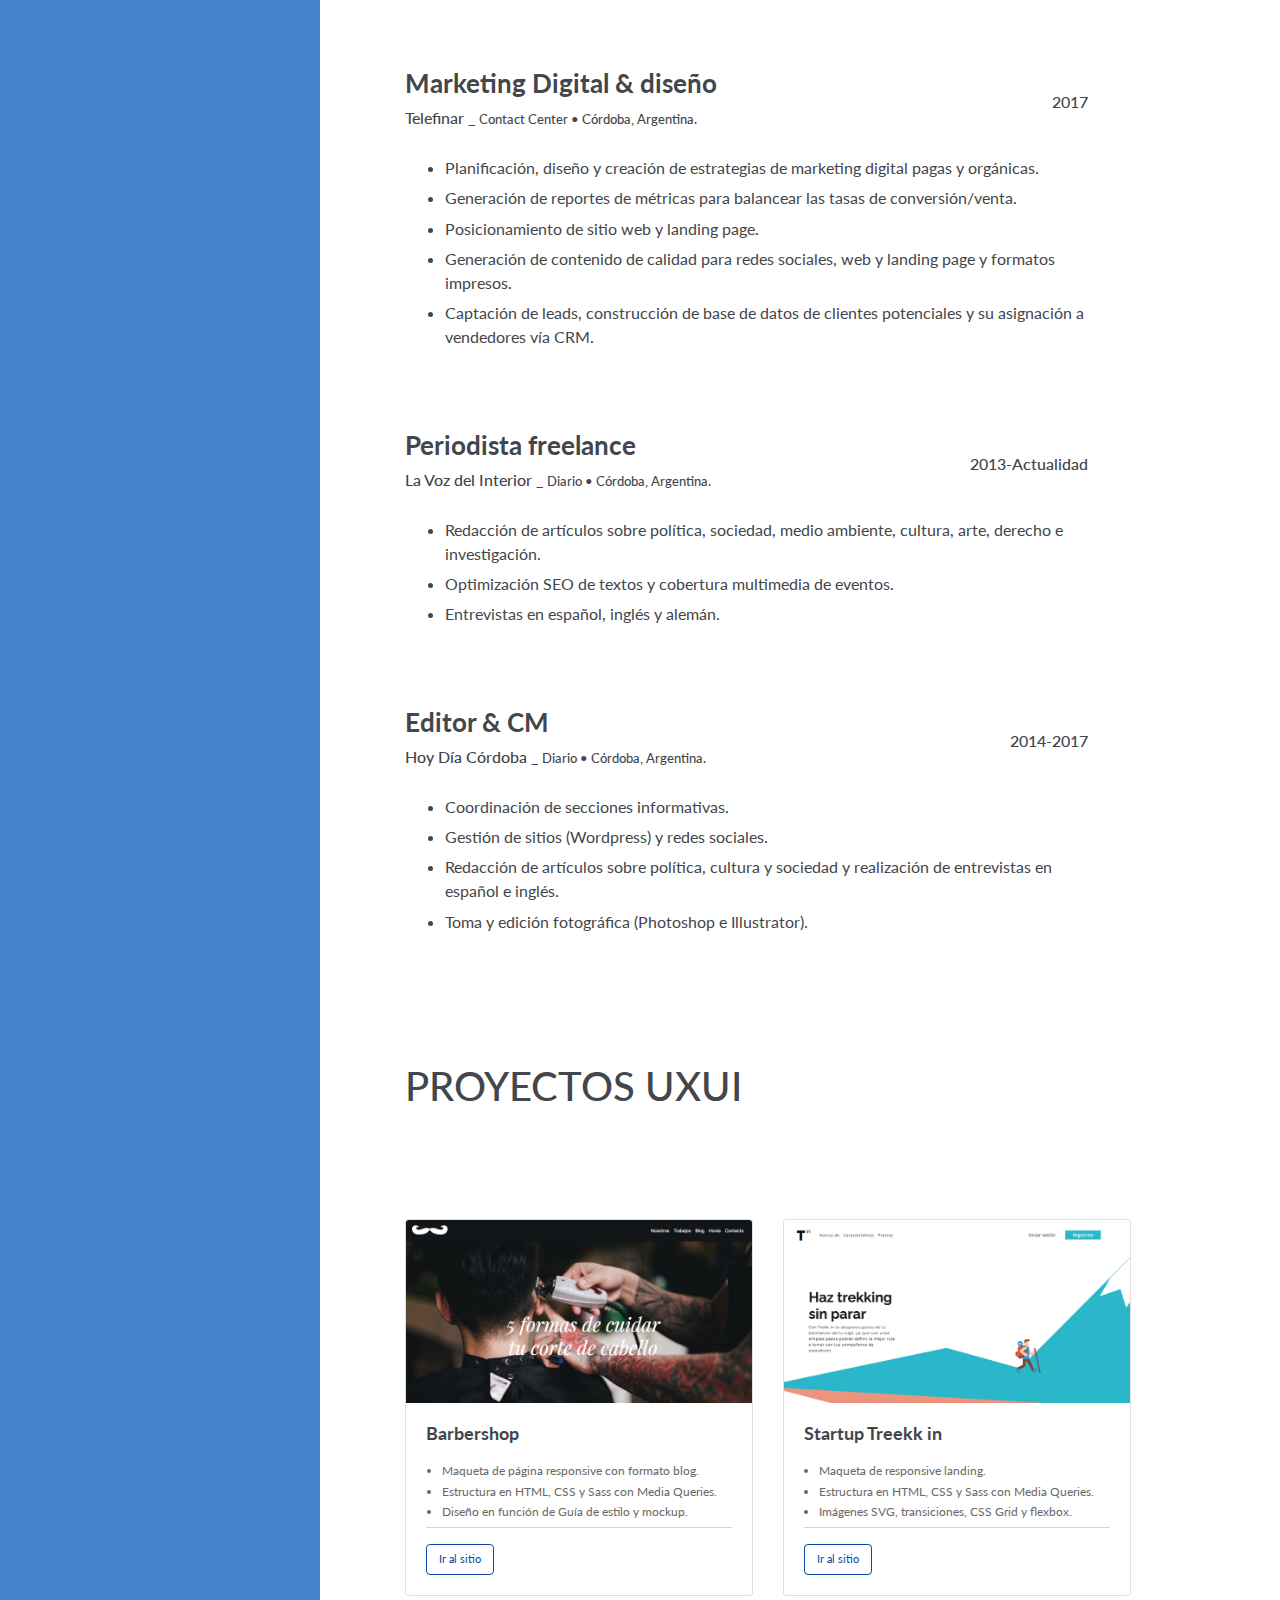
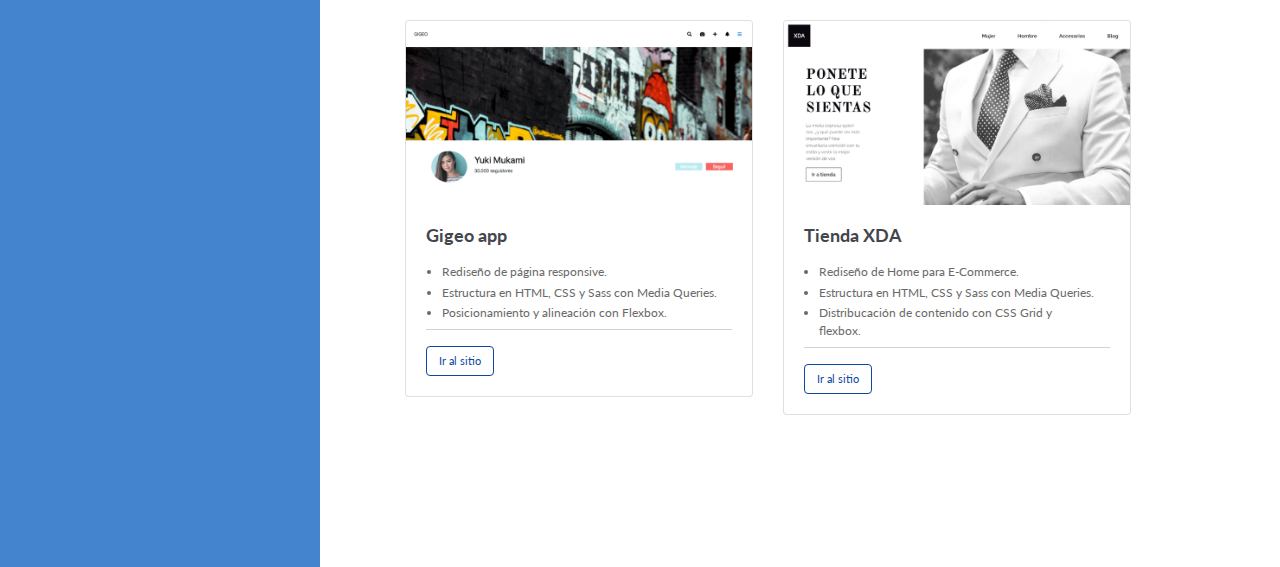
<file: main.html>
<!DOCTYPE html>
<html lang="en">

<head>

    <meta charset="UTF-8">
    <title>CV Maxi Monti</title>
    <meta name="viewport" content="width=device-width, initial-scale=1.0">
    <meta http-equiv="X-UA-Compatible" content="ie=edge">
    
    <link href="https://fonts.googleapis.com/css2?family=Lato:wght@300;400;700;900&display=swap" rel="stylesheet">
    <link rel="stylesheet" href="https://use.fontawesome.com/releases/v5.8.1/css/all.css" integrity="sha384-50oBUHEmvpQ+1lW4y57PTFmhCaXp0ML5d60M1M7uH2+nqUivzIebhndOJK28anvf" crossorigin="anonymous">
    <link href="assets/css/main.css" rel="stylesheet" type="text/css" />

</head>
<body>

  <main class="main">

  
    <!-- *** SECCIÓN IZQUIERDA *** -->

      <nav class="navbar">
        <section class="navbar__box">
            <img class="navbar__img" src="assets/images/foto-perfil.jpg" alt="">
            <section class="navbar__brand">Acerca de mí</section>
          <section class="navbar__menu">
            <a class="navbar__item" href="#formacion">Formación</a>
            <a class="navbar__item" href="#experiencia-profesional">Experiencia laboral</a>
            <a class="navbar__item" href="#proyectos-uxui">Proyectos UXUI</a>
          </section>  
        </section>
      </nav>


    <!-- *** Inicio de SECCIÓN DERECHA *** -->

    <section class="content">

      <header class="header">
        <img class="header__img" src="assets/images/foto-perfil.jpg" alt="">
        <h1 class="header__title">MARKETING, DISEÑO & COMUNICACIÓN</h1>
        <h2 class="header__subtitle">Maximiliano Monti</h2>
        <p class="header__contact">
          30 años • maximiliano.monti@gmail.com • +54 380 4682784. 
          <br>
          Dir: Paraguay 63, 5000, Córdoba, Argentina. 
        </p>
        <p class="header__text"></p>
        <div class="header__links">
          <a class="header__links-icon" href="https://github.com/maxi-monti?tab=repositories" target="_blank"><i class="fab fa-github-square fa-2x"></i></a>
          <a class="header__links-icon" href="https://twitter.com/maxi_monti" target="_blank"><i class="fab fa-twitter-square fa-2x"></i></a>
          <a class="header__links-icon" href="https://www.linkedin.com/in/maximilianomonti/" target="_blank"><i class="fab fa-linkedin fa-2x"></i></a>
        </div>
      </header>
      
      <!-- ***   Ítem 1: PERFIL PROFESIONAL   *** -->

      <article class="experience">
        
          <h2 id="formacion" class="experience__title">PERFIL PROFESIONAL</h2>
        
        <div class="experience__info">
            <h2 class="experience__info-place">Formación:</h2>
        </div>
        <ul class="experience__info-description">
          <li><span style="font-weight: bold; font-size: large;">Licenciado en Comunicación Social</span> 
            <br>PG: 9.06 • Colegio Universitario de Periodismo • 2014 • Córdoba, Argentina.</li>
          <li><span style="font-weight: bold; font-size: large;">Diplomado en Marketing Digital</span>
            <br>PG: 9.00 • Universidad Nacional de Córdoba • 2017 • Córdoba, Argentina.</li>
          <li><span style="font-weight: bold; font-size: large;">Certificación Red de Búsqueda de Google</span> 
            <br>Palabras clave, subastas, conversiones, redacción de anuncios optimizados, ofertas automáticas, segmentación de públicos y análisis de rendimiento • 2019.</li>
          <li><span style="font-weight: bold; font-size: large;">Carrera Diseño UXUI</span> 
            <br>Front End [HTML, CSS, Bootstrap, JQuery y Javascript], ideación, diseño visual, construcción de prototipos, implementación y evaluación •	2020 • Córdoba, Argentina.</li>
        </ul>  

        <div class="experience__info">
            <h2 class="experience__info-place">Idiomas:</h2>
        </div>
        <ul class="experience__info-description">
          <li><span style="font-weight: bold; font-size: large;">Inglés</span> 
            <br>Excelente [C1 IELTS Academic Certificate 2018].</li>
          <li><span style="font-weight: bold; font-size: large;">Alemán</span>
            <br>Muy Bueno [B2 Goethe Institut Zertifikat 2017].</li>
        </ul>  

        <div class="experience__info">
            <h2 class="experience__info-place">Presentación:</h2>
        </div>
        <ul class="experience__info-description">
          <p>Desde hace 8 años me desempeño en equipos de comunicación en Argentina y el extranjero. Me especializo en coordinar grupos para generar contenido de calidad a través de estrategias multimedia. Tengo amplia experiencia en la gestión de información para planificar y ejecutar campañas de marketing digital y comunicación estratégica. Aplico metodologías ágiles en mis equipos de trabajo y destaco mi fuerte base creativo-narrativa con apoyo en SEO, SEM y diseño con orientación a UX UI.</p>
          <p><span style="font-weight: bold; font-size: medium;">Mis competencias incluyen:</span>
            <br>Copywriting • SEO y SEM • FB, IG, Twitter y Google Ads • Analytics, Metrics y Trends • HTML, CSS, Bootstrap, JQuery y JavaScript • Photoshop e Illustrator.</p>
        </ul>  

      </article>


      <!-- ***   Ítem 2: EXPERIENCIA LABORAL   *** -->

      <article class="experience">

          <h2 id="experiencia-profesional" class="experience__title">EXPERIENCIA LABORAL</h2>
        <div class="experience__info">
          <div class="experience__info-work">
            <h1 class="experience__info-role">Dirección creativa & diseño</h1>
            <h2 class="experience__info-place">Ayi _ <span style="font-size: small;">Tech Company • Córdoba, Argentina.</span></h2>
          </div>
          <h3 class="experience__info-date">2019-2020</h3>
        </div>
        <ul class="experience__info-description"> 
          <li>Community Manager: copywriting y administración de comunidades digitales.</li>
          <li>Redacción de comunicados, newsletters e informes corporativos.</li>
          <li>Diseño y coordinación de estrategias para expansión comercial [en español e inglés]: contenido, redes sociales y creación de perfiles corporativos y piezas gráficas [Photoshop, Illustrator].</li>
          <li>Gestión de campañas de email marketing y bases de datos de clientes potenciales vía CRM (Hubspot) y redes sociales (Linkedin) para estrategias de mercado a escala.</li>
          <li>Análisis de rendimiento, métricas web y seguimiento de objetivos.</li>
          <li>Trabajo en equipo con metodologías ágiles.</li>
        </ul>  

        <br>

        <div class="experience__info">
          <div class="experience__info-work">
            <h1 class="experience__info-role">Marketing digital & periodista</h1>
            <h2 class="experience__info-place">Der Tagesspiegel _ <span style="font-size: small;">Multimedios • Berlín, Alemania.</span></h2>
          </div>
          <h3 class="experience__info-date">2019</h3>
        </div>
        <ul class="experience__info-description">
          <li>Contenido, diseño y monitoreo [KPI] de contenido para Instagram.</li>
          <li>Redacción de artículos y entrevistas en español, inglés y alemán.</li>
        </ul>  

        <br>

        <div class="experience__info">
          <div class="experience__info-work">
            <h1 class="experience__info-role">CM & Coordinador de contenido</h1>
            <h2 class="experience__info-place">Ministerio de Servicios Públicos _ <span style="font-size: small;">Gobierno • Córdoba, Argentina.</span></h2>
          </div>
          <h3 class="experience__info-date">2018-2019</h3>
        </div>
        <ul class="experience__info-description">
          <li>Diseño de estrategias de comunicación, contenido y medios [Facebook Ads, Twitter Ads, Google Ads, CRM].</li>
          <li>Creación, programación y monitoreo de contenido multimedia para redes sociales [Twitter, FB e IG].</li>
          <li>Generación, edición y adaptación de información a través de herramientas de diseño [Inbound marketing].</li>
          <li>Medición de resultados y generación de reportes de rendimiento [Google Analytics y Metricool].</li>
          <li>Cobertura de eventos para canales digitales y multimedia.</li>
        </ul>  

        <br>

        <div class="experience__info">
          <div class="experience__info-work">
            <h1 class="experience__info-role">CM & periodista</h1>
            <h2 class="experience__info-place">Deutsche Welle _ <span style="font-size: small;">Multimedios • Bonn, Alemania.</span></h2>
          </div>
          <h3 class="experience__info-date">2017</h3>
        </div>
        <ul class="experience__info-description">
          <li>Administración de redes sociales y gestión de información.</li>
          <li>Redacción de artículos y entrevistas en español, inglés y alemán.</li>
          <li>Optimización de títulos y textos para su posicionamiento web (SEO).</li>
          <li>Cobertura informativa, fotográfica y audiovisual de eventos.</li>
        </ul>  

        <br>

        <div class="experience__info">
          <div class="experience__info-work">
            <h1 class="experience__info-role">Marketing Digital & diseño</h1>
            <h2 class="experience__info-place">Telefinar _ <span style="font-size: small;">Contact Center • Córdoba, Argentina.</span></h2>
          </div>
          <h3 class="experience__info-date">2017</h3>
        </div>
        <ul class="experience__info-description">
          <li>Planificación, diseño y creación de estrategias de marketing digital pagas y orgánicas.</li>
          <li>Generación de reportes de métricas para balancear las tasas de conversión/venta.</li>
          <li>Posicionamiento de sitio web y landing page.</li>
          <li>Generación de contenido de calidad para redes sociales, web y landing page y formatos impresos.</li>
          <li>Captación de leads, construcción de base de datos de clientes potenciales y su asignación a vendedores vía CRM.</li>
        </ul>  

        <br>

        <div class="experience__info">
          <div class="experience__info-work">
            <h1 class="experience__info-role">Periodista freelance</h1>
            <h2 class="experience__info-place">La Voz del Interior _ <span style="font-size: small;">Diario • Córdoba, Argentina.</span></h2>
          </div>
          <h3 class="experience__info-date">2013-Actualidad</h3>
        </div>
        <ul class="experience__info-description">
          <li>Redacción de artículos sobre política, sociedad, medio ambiente, cultura, arte, derecho e investigación.</li>
          <li>Optimización SEO de textos y cobertura multimedia de eventos.</li>
          <li>Entrevistas en español, inglés y alemán.</li>
        </ul>  

        <br>

        <div class="experience__info">
          <div class="experience__info-work">
            <h1 class="experience__info-role">Editor & CM</h1>
            <h2 class="experience__info-place">Hoy Día Córdoba _ <span style="font-size: small;">Diario • Córdoba, Argentina.</span></h2>
          </div>
          <h3 class="experience__info-date">2014-2017</h3>
        </div>
        <ul class="experience__info-description">
          <li>Coordinación de secciones informativas.</li>
          <li>Gestión de sitios (Wordpress) y redes sociales.</li>
          <li>Redacción de artículos sobre política, cultura y sociedad y realización de entrevistas en español e inglés.</li>
          <li>Toma y edición fotográfica (Photoshop e Illustrator).</li>
        </ul>  

      </article>

      <!-- ***   Ítem 3: CONTACTO   *** -->

    <section class="card-grid">

          <h2 id="proyectos-uxui" class="card-grid__title">PROYECTOS UXUI</h2>

      <div class="row row-cols-1 row-cols-md-2">
        <div class="col mb-4">
          <div class="card">
            <img src="assets/images/barbershop.png" class="card-img-top" alt="...">
            <div class="card-body">
              <h5 class="card-grid__subtitle">Barbershop</h5>
              <ul class="card-grid__text">
                <li>Maqueta de página responsive con formato blog.</li>
                <li>Estructura en HTML, CSS y Sass con Media Queries.</li>
                <li>Diseño en función de Guía de estilo y mockup.</li>
              </ul>
              <button href="#"  type="button" class="btn" style="font-size: 11px; color: #0d47a1; border: 1px solid #0d47a1;">Ir al sitio</button>
            </div>
          </div>
        </div>
        <div class="col mb-4">
          <div class="card">
            <img src="assets/images/trekking.png" class="card-img-top" alt="...">
            <div class="card-body">
              <h5 class="card-grid__subtitle">Startup Treekk in</h5>
              <ul class="card-grid__text">
                <li>Maqueta de responsive landing.</li>
                <li>Estructura en HTML, CSS y Sass con Media Queries.</li>
                <li>Imágenes SVG, transiciones, CSS Grid y flexbox.</li>
              </ul>
              <button href="#"  type="button" class="btn" style="font-size: 11px; color: #0d47a1; border: 1px solid #0d47a1;">Ir al sitio</button>
            </div>
          </div>
        </div>
        <div class="col mb-4">
          <div class="card">
            <img src="assets/images/gigeoapp.png" class="card-img-top" alt="...">
            <div class="card-body">
              <h5 class="card-grid__subtitle">Gigeo app</h5>
              <ul class="card-grid__text">
                <li>Rediseño de página responsive.</li>
                <li>Estructura en HTML, CSS y Sass con Media Queries.</li>
                <li>Posicionamiento y alineación con Flexbox.</li>
              </ul>
              <button href="#"  type="button" class="btn" style="font-size: 11px; color: #0d47a1; border: 1px solid #0d47a1;">Ir al sitio</button>
            </div>
          </div>
        </div>
        <div class="col mb-4">
          <div class="card">
            <img src="assets/images/tienda-xda.png" class="card-img-top" alt="...">
            <div class="card-body">
              <h5 class="card-grid__subtitle">Tienda XDA</h5>
              <ul class="card-grid__text">
                <li>Rediseño de Home para E-Commerce.</li>
                <li>Estructura en HTML, CSS y Sass con Media Queries.</li>
                <li>Distribucación de contenido con CSS Grid y flexbox.</li>
              </ul>
              <button href="#"  type="button" class="btn" style="font-size: 11px; color: #0d47a1; border: 1px solid #0d47a1;">Ir al sitio</button>
            </div>
          </div>
        </div>
      </div>

    </section>

        <!-- *** Fin de SECCIÓN DERECHA *** -->

    </section>

  </main>

</body>
</html>
</file>
